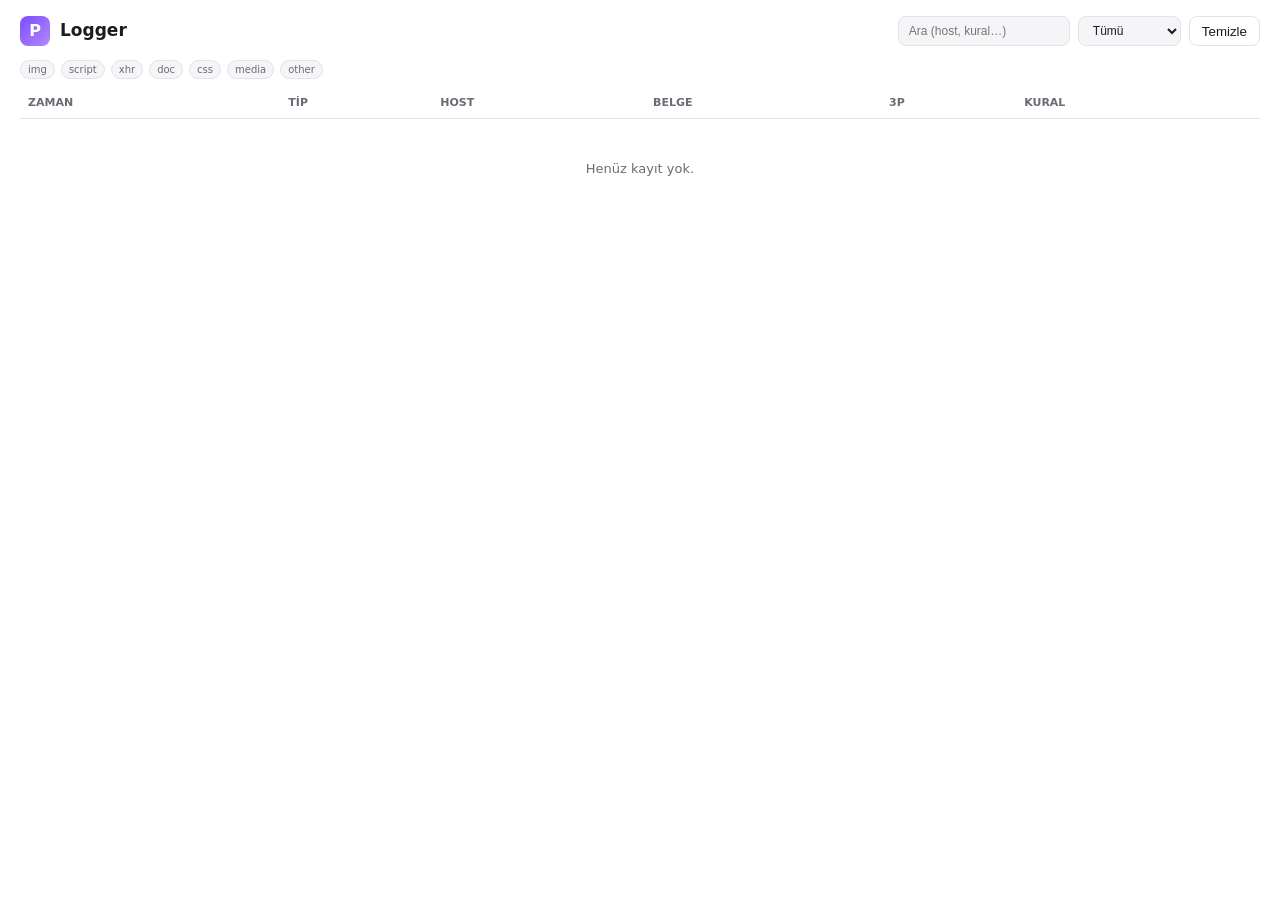
<file: extension/logger/logger.html>
<!DOCTYPE html>
<html lang="tr">
<head>
<meta charset="utf-8">
<title>Prizma — Logger</title>
<link rel="stylesheet" href="logger.css">
</head>
<body>
<header>
  <div class="brand">
    <div class="logo">P</div>
    <h1>Logger</h1>
  </div>
  <div class="tools">
    <input id="search" type="search" placeholder="Ara (host, kural…)" autocomplete="off">
    <select id="filterAction">
      <option value="">Tümü</option>
      <option value="block">Engellenen</option>
      <option value="cname">CNAME</option>
    </select>
    <button id="btnClear" class="btn ghost">Temizle</button>
  </div>
</header>

<div class="legend">
  <span class="tag img">img</span><span class="tag scr">script</span><span class="tag xhr">xhr</span>
  <span class="tag doc">doc</span><span class="tag css">css</span><span class="tag med">media</span>
  <span class="tag oth">other</span>
</div>

<table id="logTable">
  <thead>
    <tr>
      <th>Zaman</th><th>Tip</th><th>Host</th><th>Belge</th><th>3p</th><th>Kural</th>
    </tr>
  </thead>
  <tbody id="logBody"></tbody>
</table>

<div id="empty" class="empty">Henüz kayıt yok.</div>

<script src="logger.js"></script>
</body>
</html>
</file>
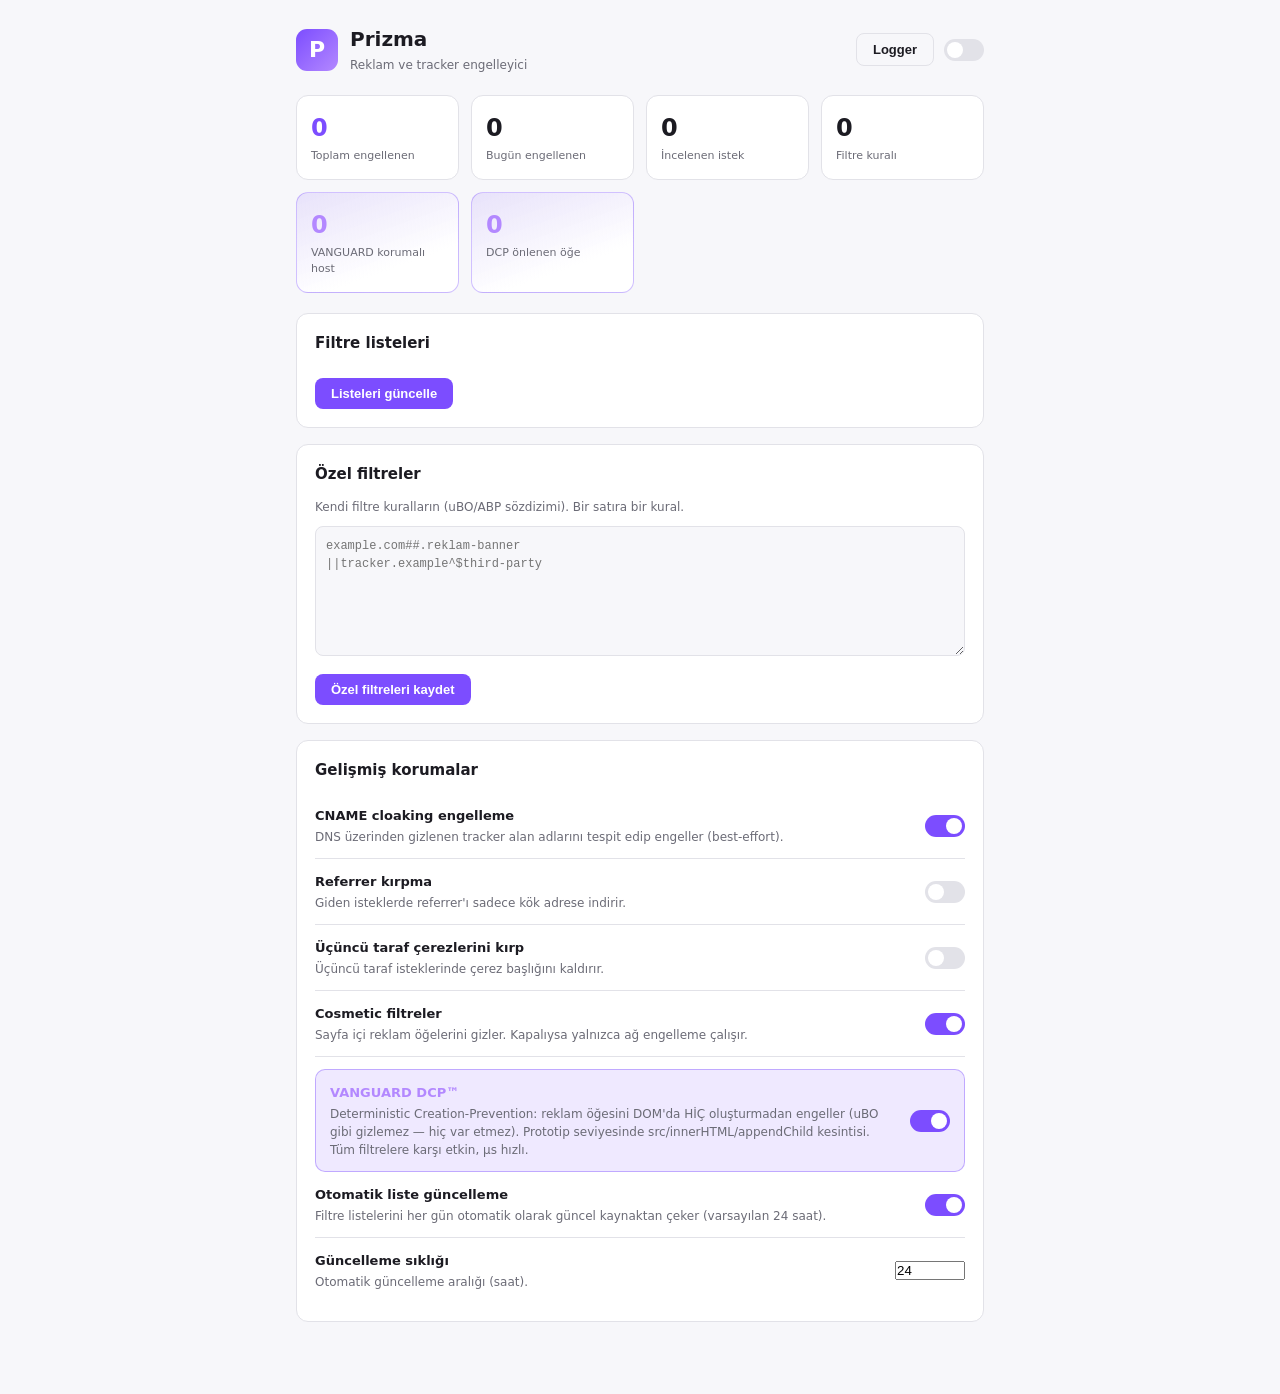
<file: extension/options/options.html>
<!DOCTYPE html>
<html lang="tr">
<head>
<meta charset="utf-8">
<title>Prizma — Panel</title>
<link rel="stylesheet" href="options.css">
</head>
<body>
<div class="wrap">
  <header>
    <div class="brand">
      <div class="logo">P</div>
      <div>
        <h1>Prizma</h1>
        <span class="subtitle">Reklam ve tracker engelleyici</span>
      </div>
    </div>
    <div class="header-actions">
      <button id="btnLogger" class="btn ghost">Logger</button>
      <label class="switch" title="Prizma'yı duraklat">
        <input type="checkbox" id="pauseToggle">
        <span class="slider"></span>
      </label>
    </div>
  </header>

  <!-- İstatistik kartları -->
  <section class="grid stats">
    <div class="stat-card">
      <div class="stat-value accent" id="statBlocked">0</div>
      <div class="stat-label">Toplam engellenen</div>
    </div>
    <div class="stat-card">
      <div class="stat-value" id="statToday">0</div>
      <div class="stat-label">Bugün engellenen</div>
    </div>
    <div class="stat-card">
      <div class="stat-value" id="statTotal">0</div>
      <div class="stat-label">İncelenen istek</div>
    </div>
    <div class="stat-card">
      <div class="stat-value" id="statRules">0</div>
      <div class="stat-label">Filtre kuralı</div>
    </div>
    <div class="stat-card vanguard-stat">
      <div class="stat-value accent2" id="statVanguardHosts">0</div>
      <div class="stat-label">VANGUARD korumalı host</div>
    </div>
    <div class="stat-card vanguard-stat">
      <div class="stat-value accent2" id="statVanguardBlocked">0</div>
      <div class="stat-label">DCP önlenen öğe</div>
    </div>
  </section>

  <section class="panel">
    <h2>Filtre listeleri</h2>
    <div id="listsBox" class="lists"></div>
    <div class="panel-actions">
      <button id="btnUpdateLists" class="btn">Listeleri güncelle</button>
      <span id="updateStatus" class="dim"></span>
    </div>
  </section>

  <section class="panel">
    <h2>Özel filtreler</h2>
    <p class="hint">Kendi filtre kuralların (uBO/ABP sözdizimi). Bir satıra bir kural.</p>
    <textarea id="customFilters" rows="6" placeholder="example.com##.reklam-banner&#10;||tracker.example^$third-party"></textarea>
    <div class="panel-actions">
      <button id="btnSaveCustom" class="btn">Özel filtreleri kaydet</button>
      <span id="customStatus" class="dim"></span>
    </div>
  </section>

  <section class="panel">
    <h2>Gelişmiş korumalar</h2>
    <div class="setting">
      <div>
        <strong>CNAME cloaking engelleme</strong>
        <p class="hint">DNS üzerinden gizlenen tracker alan adlarını tespit edip engeller (best-effort).</p>
      </div>
      <label class="switch"><input type="checkbox" data-setting="cnameCloaking" checked><span class="slider"></span></label>
    </div>
    <div class="setting">
      <div>
        <strong>Referrer kırpma</strong>
        <p class="hint">Giden isteklerde referrer'ı sadece kök adrese indirir.</p>
      </div>
      <label class="switch"><input type="checkbox" data-setting="stripReferrer"><span class="slider"></span></label>
    </div>
    <div class="setting">
      <div>
        <strong>Üçüncü taraf çerezlerini kırp</strong>
        <p class="hint">Üçüncü taraf isteklerinde çerez başlığını kaldırır.</p>
      </div>
      <label class="switch"><input type="checkbox" data-setting="stripCookies3p"><span class="slider"></span></label>
    </div>
    <div class="setting">
      <div>
        <strong>Cosmetic filtreler</strong>
        <p class="hint">Sayfa içi reklam öğelerini gizler. Kapalıysa yalnızca ağ engelleme çalışır.</p>
      </div>
      <label class="switch"><input type="checkbox" data-setting="cosmeticEnabled" checked><span class="slider"></span></label>
    </div>
    <div class="setting vanguard">
      <div>
        <strong>VANGUARD DCP™</strong>
        <p class="hint">Deterministic Creation-Prevention: reklam öğesini DOM'da HİÇ oluşturmadan engeller (uBO gibi gizlemez — hiç var etmez). Prototip seviyesinde src/innerHTML/appendChild kesintisi. Tüm filtrelere karşı etkin, µs hızlı.</p>
      </div>
      <label class="switch"><input type="checkbox" data-setting="vanguardEnabled" checked><span class="slider"></span></label>
    </div>
    <div class="setting">
      <div>
        <strong>Otomatik liste güncelleme</strong>
        <p class="hint">Filtre listelerini her gün otomatik olarak güncel kaynaktan çeker (varsayılan 24 saat).</p>
      </div>
      <label class="switch"><input type="checkbox" data-setting="autoUpdateLists" checked><span class="slider"></span></label>
    </div>
    <div class="setting">
      <div>
        <strong>Güncelleme sıklığı</strong>
        <p class="hint">Otomatik güncelleme aralığı (saat).</p>
      </div>
      <input type="number" id="updateIntervalHours" min="1" max="168" value="24" style="width:70px">
    </div>
  </section>

  <footer>
    <span class="dim" id="engineInfo"></span>
  </footer>
</div>
<script src="options.js"></script>
</body>
</html>
</file>
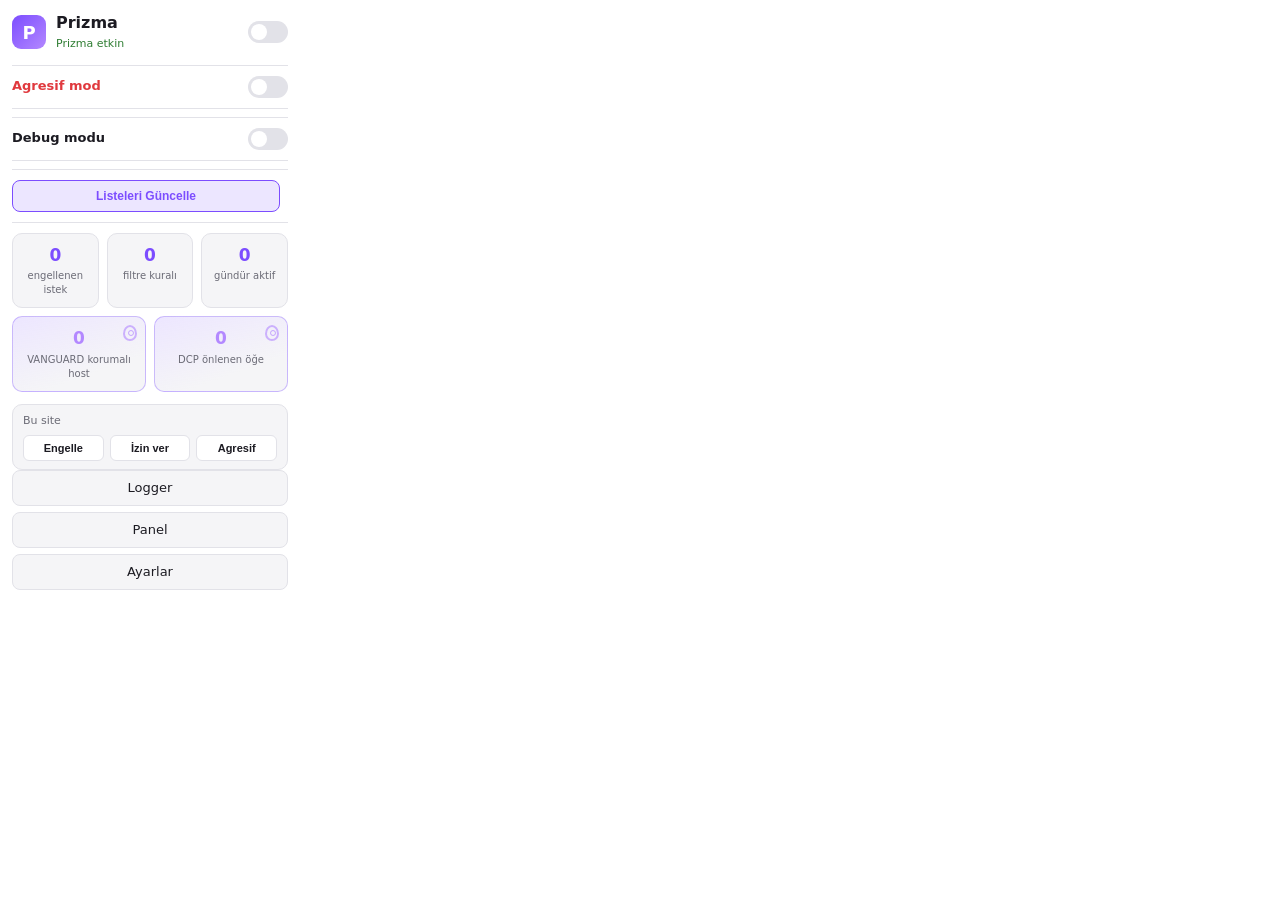
<file: extension/popup/popup.html>
<!DOCTYPE html>
<html lang="tr">
<head>
<meta charset="utf-8">
<link rel="stylesheet" href="popup.css">
</head>
<body>
  <header>
    <div class="brand">
      <div class="logo">P</div>
      <div>
        <h1 id="title">Prizma</h1>
        <span id="state" class="state active">Prizma etkin</span>
      </div>
    </div>
    <label class="switch" title="Prizma'yı duraklat">
      <input type="checkbox" id="pauseToggle">
      <span class="slider"></span>
    </label>
  </header>

  <div class="agg-row">
    <label class="agg-label" for="aggressiveToggle" title="Tüm üçüncü taraf script/iframe/font/object isteklerini kurala bakmadan engelle">
      Agresif mod
    </label>
    <label class="switch">
      <input type="checkbox" id="aggressiveToggle">
      <span class="slider"></span>
    </label>
  </div>
  <div class="agg-warn" id="aggressiveWarn">
    ⚠ Dikkat: Agresif modda üçüncü taraf script/iframe/font/object istekleri kurala bakılmadan engellenir. Bazı sitelerde işlevsellik bozulabilir.
  </div>

  <div class="agg-row">
    <label class="agg-label" for="debugToggle" title="Hangi filtrelerin çalıştığını, hangi isteklerin engellendiğini/geçtiğini detaylı logla">
      Debug modu
    </label>
    <label class="switch">
      <input type="checkbox" id="debugToggle">
      <span class="slider"></span>
    </label>
  </div>
  <div class="agg-row update-row">
    <button class="update-btn" id="btnUpdateLists" title="Tüm filtre listelerini sıfırdan indirip motoru yeniden başlat">
      Listeleri Güncelle
    </button>
    <span class="update-state" id="updateState"></span>
  </div>

  <section class="cards">
    <div class="card">
      <div class="card-value" id="blockedTotal">0</div>
      <div class="card-label">engellenen istek</div>
    </div>
    <div class="card">
      <div class="card-value" id="filterCount">0</div>
      <div class="card-label">filtre kuralı</div>
    </div>
    <div class="card">
      <div class="card-value" id="sinceDays">0</div>
      <div class="card-label">gündür aktif</div>
    </div>
  </section>

  <section class="cards vanguard">
    <div class="card shield">
      <div class="card-value" id="guardHosts">0</div>
      <div class="card-label">VANGUARD korumalı host</div>
    </div>
    <div class="card shield">
      <div class="card-value" id="vanguardBlocked">0</div>
      <div class="card-label">DCP önlenen öğe</div>
    </div>
  </section>

  <section class="site">
    <div class="site-title" id="siteName">Bu site</div>
    <div class="site-btns" id="siteBtns">
      <button class="site-btn" data-mode="normal">Engelle</button>
      <button class="site-btn" data-mode="noop">İzin ver</button>
      <button class="site-btn" data-mode="block">Agresif</button>
    </div>
  </section>

  <nav>
    <a href="#" id="btnLogger" class="nav-btn">Logger</a>
    <a href="#" id="btnOptions" class="nav-btn">Panel</a>
    <a href="#" id="btnSettings" class="nav-btn">Ayarlar</a>
  </nav>

  <script src="popup.js"></script>
</body>
</html>
</file>
<file: extension/logger/logger.css>
/* Prizma logger */
:root {
  --accent: #7c4dff;
  --bg: #ffffff;
  --card: #f5f5f7;
  --text: #1c1b22;
  --text-dim: #6b6b76;
  --border: #e2e2e8;
  --danger: #e0393e;
  --row-alt: #fafafa;
}
@media (prefers-color-scheme: dark) {
  :root {
    --bg: #1e2021;
    --card: #2b2f30;
    --text: #f0f0f0;
    --text-dim: #9aa0a6;
    --border: #3a3f41;
    --danger: #ff6b6b;
    --row-alt: #26292a;
  }
}

* { box-sizing: border-box; margin: 0; padding: 0; }
body {
  background: var(--bg); color: var(--text);
  font: 13px/1.5 "Segoe UI", system-ui, sans-serif;
  padding: 16px 20px 40px;
}
header { display: flex; align-items: center; justify-content: space-between; margin-bottom: 14px; gap: 12px; flex-wrap: wrap; }
.brand { display: flex; align-items: center; gap: 10px; }
.logo {
  width: 30px; height: 30px; border-radius: 8px;
  background: linear-gradient(135deg, var(--accent), #b388ff);
  color: #fff; font-weight: 700; font-size: 16px;
  display: flex; align-items: center; justify-content: center;
}
h1 { font-size: 17px; }
.tools { display: flex; gap: 8px; }
.tools input, .tools select {
  background: var(--card); color: var(--text);
  border: 1px solid var(--border); border-radius: 8px; padding: 6px 10px;
  font-size: 12px;
}
.btn.ghost {
  background: transparent; color: var(--text);
  border: 1px solid var(--border); border-radius: 8px; padding: 6px 12px; cursor: pointer;
}
.btn.ghost:hover { border-color: var(--accent); color: var(--accent); }

.legend { display: flex; gap: 6px; margin-bottom: 10px; }
.tag {
  font-size: 10px; padding: 1px 7px; border-radius: 10px;
  background: var(--card); border: 1px solid var(--border); color: var(--text-dim);
}

table { width: 100%; border-collapse: collapse; font-size: 12px; }
th {
  text-align: left; font-size: 11px; text-transform: uppercase; color: var(--text-dim);
  padding: 6px 8px; border-bottom: 1px solid var(--border); position: sticky; top: 0;
  background: var(--bg);
}
td { padding: 5px 8px; border-bottom: 1px solid var(--border); vertical-align: top; }
tbody tr:nth-child(even) { background: var(--row-alt); }
td.url { max-width: 380px; overflow: hidden; text-overflow: ellipsis; white-space: nowrap; }
td.rule { color: var(--accent); font-family: "Cascadia Mono", monospace; font-size: 11px; }
code.type {
  font-size: 10px; padding: 1px 6px; border-radius: 8px; background: var(--card);
  border: 1px solid var(--border); color: var(--text-dim);
}
code.type.img { background: rgba(124,77,255,.15); color: var(--accent); border-color: transparent; }
code.type.script, code.type.scriptlet { background: rgba(224,57,62,.12); color: var(--danger); border-color: transparent; }
code.type.xhr { background: rgba(46,125,50,.15); color: #2e7d32; border-color: transparent; }
code.type.css { background: rgba(255,152,0,.15); color: #e65100; border-color: transparent; }
code.type.media { background: rgba(0,150,136,.15); color: #00695c; border-color: transparent; }
.pill { font-size: 10px; padding: 1px 6px; border-radius: 8px; }
.pill.yes { background: rgba(224,57,62,.14); color: var(--danger); }
.pill.no { background: var(--card); color: var(--text-dim); }

.empty { text-align: center; color: var(--text-dim); padding: 40px; font-size: 13px; }
</file>
<file: extension/options/options.css>
/* Prizma panel — koyu/açık otomatik (Karya DE uyumlu) */
:root {
  --accent: #7c4dff;
  --accent-soft: rgba(124, 77, 255, 0.12);
  --bg: #f7f7fa;
  --card: #ffffff;
  --text: #1c1b22;
  --text-dim: #6b6b76;
  --border: #e2e2e8;
  --ok: #2e7d32;
  --danger: #e0393e;
}
@media (prefers-color-scheme: dark) {
  :root {
    --bg: #1e2021;
    --card: #2b2f30;
    --text: #f0f0f0;
    --text-dim: #9aa0a6;
    --border: #3a3f41;
    --ok: #66bb6a;
    --danger: #ff6b6b;
    --accent-soft: rgba(124, 77, 255, 0.22);
  }
}

* { box-sizing: border-box; margin: 0; padding: 0; }
body {
  background: var(--bg);
  color: var(--text);
  font: 14px/1.5 "Segoe UI", system-ui, -apple-system, sans-serif;
  transition: background .2s, color .2s;
}
.wrap { max-width: 720px; margin: 0 auto; padding: 24px 16px 48px; }

header { display: flex; align-items: center; justify-content: space-between; margin-bottom: 20px; }
.brand { display: flex; align-items: center; gap: 12px; }
.logo {
  width: 42px; height: 42px; border-radius: 11px;
  background: linear-gradient(135deg, var(--accent), #b388ff);
  color: #fff; font-weight: 700; font-size: 22px;
  display: flex; align-items: center; justify-content: center;
}
h1 { font-size: 20px; }
.subtitle { font-size: 12px; color: var(--text-dim); }
.header-actions { display: flex; align-items: center; gap: 10px; }

.grid { display: grid; gap: 12px; margin-bottom: 20px; }
.stats { grid-template-columns: repeat(auto-fit, minmax(140px, 1fr)); }
.stat-card {
  background: var(--card); border: 1px solid var(--border);
  border-radius: 12px; padding: 14px;
}
.stat-value { font-size: 24px; font-weight: 700; }
.stat-value.accent { color: var(--accent); }
.stat-value.accent2 { color: #b388ff; }
.stat-label { font-size: 11px; color: var(--text-dim); margin-top: 2px; }

/* VANGUARD DCP™ */
.vanguard-stat {
  border-color: rgba(124, 77, 255, 0.35);
  background: linear-gradient(160deg, var(--accent-soft), var(--card) 70%);
}
.setting.vanguard {
  border: 1px solid rgba(124, 77, 255, 0.4);
  border-radius: 10px;
  padding: 12px 14px;
  background: var(--accent-soft);
  margin-top: 12px;
}
.setting.vanguard strong { color: #b388ff; }

.panel {
  background: var(--card); border: 1px solid var(--border);
  border-radius: 12px; padding: 18px; margin-bottom: 16px;
}
.panel h2 { font-size: 15px; margin-bottom: 12px; }
.hint { font-size: 12px; color: var(--text-dim); margin: 4px 0 10px; }
.dim { font-size: 12px; color: var(--text-dim); }

.lists { display: grid; gap: 8px; margin-bottom: 12px; }
.list-row {
  display: flex; align-items: center; justify-content: space-between;
  padding: 8px 10px; border: 1px solid var(--border); border-radius: 8px;
}
.list-name { font-weight: 500; font-size: 13px; }
.list-status { font-size: 11px; color: var(--text-dim); margin-top: 1px; }
.list-row.off { opacity: .55; }

.setting {
  display: flex; align-items: center; justify-content: space-between; gap: 16px;
  padding: 12px 0; border-bottom: 1px solid var(--border);
}
.setting:last-child { border-bottom: none; }
.setting strong { font-size: 13px; }
.setting .hint { margin: 2px 0 0; }

textarea {
  width: 100%; min-height: 120px; resize: vertical;
  background: var(--bg); color: var(--text);
  border: 1px solid var(--border); border-radius: 8px;
  padding: 10px; font: 12px/1.5 "Cascadia Mono", "JetBrains Mono", monospace;
}

.panel-actions { display: flex; align-items: center; gap: 12px; margin-top: 12px; }

.btn {
  padding: 8px 16px; border-radius: 8px; border: none; cursor: pointer;
  background: var(--accent); color: #fff; font-weight: 600; font-size: 13px;
}
.btn:hover { filter: brightness(1.08); }
.btn.ghost {
  background: transparent; color: var(--text);
  border: 1px solid var(--border);
}
.btn.ghost:hover { border-color: var(--accent); color: var(--accent); }

/* switch */
.switch { position: relative; display: inline-block; width: 40px; height: 22px; flex-shrink: 0; }
.switch input { opacity: 0; width: 0; height: 0; }
.slider {
  position: absolute; inset: 0; cursor: pointer;
  background: var(--border); border-radius: 22px; transition: .2s;
}
.slider::before {
  content: ""; position: absolute; width: 16px; height: 16px;
  left: 3px; top: 3px; background: #fff; border-radius: 50%; transition: .2s;
}
.switch input:checked + .slider { background: var(--accent); }
.switch input:checked + .slider::before { transform: translateX(18px); }

footer { text-align: center; margin-top: 24px; }
</file>
<file: extension/popup/popup.css>
/* Prizma popup — koyu/açık otomatik (Karya DE uyumlu) */
:root {
  --accent: #7c4dff;
  --accent-soft: rgba(124, 77, 255, 0.14);
  --bg: #ffffff;
  --bg-card: #f5f5f7;
  --text: #1c1b22;
  --text-dim: #6b6b76;
  --border: #e2e2e8;
  --danger: #e0393e;
  --ok: #2e7d32;
}
@media (prefers-color-scheme: dark) {
  :root {
    --bg: #232627;
    --bg-card: #2b2f30;
    --text: #f0f0f0;
    --text-dim: #9aa0a6;
    --border: #3a3f41;
    --danger: #ff6b6b;
    --ok: #66bb6a;
    --accent-soft: rgba(124, 77, 255, 0.25);
  }
}

* { box-sizing: border-box; margin: 0; padding: 0; }
body {
  width: 300px;
  background: var(--bg);
  color: var(--text);
  font: 13px/1.4 "Segoe UI", system-ui, -apple-system, sans-serif;
  padding: 12px;
  transition: background .2s, color .2s;
}

header { display: flex; align-items: center; justify-content: space-between; margin-bottom: 12px; }
.brand { display: flex; align-items: center; gap: 10px; }
.logo {
  width: 34px; height: 34px; border-radius: 9px;
  background: linear-gradient(135deg, var(--accent), #b388ff);
  color: #fff; font-weight: 700; font-size: 18px;
  display: flex; align-items: center; justify-content: center;
}
h1 { font-size: 16px; font-weight: 600; }
.state { font-size: 11px; color: var(--text-dim); }
.state.active { color: var(--ok); }
.state.paused { color: var(--danger); }

/* switch */
.switch { position: relative; display: inline-block; width: 40px; height: 22px; }
.switch input { opacity: 0; width: 0; height: 0; }
.slider {
  position: absolute; inset: 0; cursor: pointer;
  background: var(--border); border-radius: 22px; transition: .2s;
}
.slider::before {
  content: ""; position: absolute; width: 16px; height: 16px;
  left: 3px; top: 3px; background: #fff; border-radius: 50%; transition: .2s;
}
.switch input:checked + .slider { background: var(--accent); }
.switch input:checked + .slider::before { transform: translateX(18px); }

.cards { display: grid; grid-template-columns: repeat(3, 1fr); gap: 8px; margin-bottom: 12px; }
.card {
  background: var(--bg-card); border: 1px solid var(--border);
  border-radius: 10px; padding: 10px 6px; text-align: center;
}
.card-value { font-size: 17px; font-weight: 700; color: var(--accent); }
.card-label { font-size: 10px; color: var(--text-dim); margin-top: 2px; }

/* VANGUARD DCP™ kalkan kartları */
.cards.vanguard { grid-template-columns: repeat(2, 1fr); margin-top: -4px; }
.card.shield {
  border-color: rgba(124, 77, 255, 0.35);
  background: linear-gradient(160deg, var(--accent-soft), var(--bg-card) 70%);
  position: relative;
  overflow: hidden;
}
.card.shield::before {
  content: "";
  position: absolute; top: 8px; right: 8px;
  width: 10px; height: 12px;
  border: 2px solid rgba(179, 136, 255, 0.6);
  border-radius: 50% 50% 50% 50% / 55% 55% 45% 45%;
  pointer-events: none;
}
.card.shield::after {
  content: "";
  position: absolute; top: 13px; right: 11px;
  width: 4px; height: 4px;
  border: 1px solid rgba(179, 136, 255, 0.7);
  border-radius: 50%;
  pointer-events: none;
}
.card.shield .card-value { color: #b388ff; }

nav { display: grid; gap: 6px; }
.nav-btn {
  display: block; text-align: center; padding: 8px;
  border-radius: 8px; border: 1px solid var(--border);
  background: var(--bg-card); color: var(--text);
  text-decoration: none; font-weight: 500;
}
.nav-btn:hover { border-color: var(--accent); color: var(--accent); }

/* FASE 4.2 — per-site kontrol */
.site {
  margin-top: 10px; padding: 8px 10px;
  background: var(--bg-card); border: 1px solid var(--border);
  border-radius: 10px;
}
.site-title {
  font-size: 11px; color: var(--text-dim); margin-bottom: 6px;
  white-space: nowrap; overflow: hidden; text-overflow: ellipsis;
}
.site-btns { display: grid; grid-template-columns: repeat(3, 1fr); gap: 6px; }
.site-btn {
  padding: 6px 4px; font-size: 11px; font-weight: 600;
  border-radius: 6px; border: 1px solid var(--border);
  background: var(--bg); color: var(--text); cursor: pointer;
}
.site-btn.active { border-color: var(--accent); color: var(--accent); background: var(--accent-soft); }
.site-btn[data-mode="noop"].active { border-color: #4caf50; color: #4caf50; }
.site-btn[data-mode="block"].active { border-color: #ff5252; color: #ff5252; background: rgba(255,82,82,0.1); }
/* Agresif mod satırı */
.agg-row {
  display: flex;
  align-items: center;
  justify-content: space-between;
  padding: 10px 0;
  margin-bottom: 8px;
  border-top: 1px solid var(--border);
  border-bottom: 1px solid var(--border);
}
.agg-label {
  font-weight: 600;
  color: var(--danger);
  cursor: pointer;
  user-select: none;
}

/* Agresif mod uyarısı */
.agg-warn {
  display: none;
  background: var(--danger);
  color: #fff;
  font-size: 12px;
  line-height: 1.45;
  padding: 8px 10px;
  border-radius: 8px;
  margin-bottom: 10px;
}
/* P8 — Debug toggle satırı (agresif satırından ayrı görünüm) */
#debugToggle + .slider { background: var(--border); }
.agg-row:has(#debugToggle) .agg-label { color: var(--text); }
/* P5 — Liste güncelleme butonu */
.update-row {
  margin-bottom: 10px;
}
.update-btn {
  flex: 1;
  padding: 8px 10px;
  font-size: 12px;
  font-weight: 600;
  border-radius: 8px;
  border: 1px solid var(--accent);
  background: var(--accent-soft);
  color: var(--accent);
  cursor: pointer;
  transition: opacity 0.15s;
}
.update-btn:hover { opacity: 0.85; }
.update-btn:disabled { opacity: 0.5; cursor: wait; }
.update-state { font-size: 11px; color: var(--text-dim); margin-left: 8px; white-space: nowrap; }
</file>
